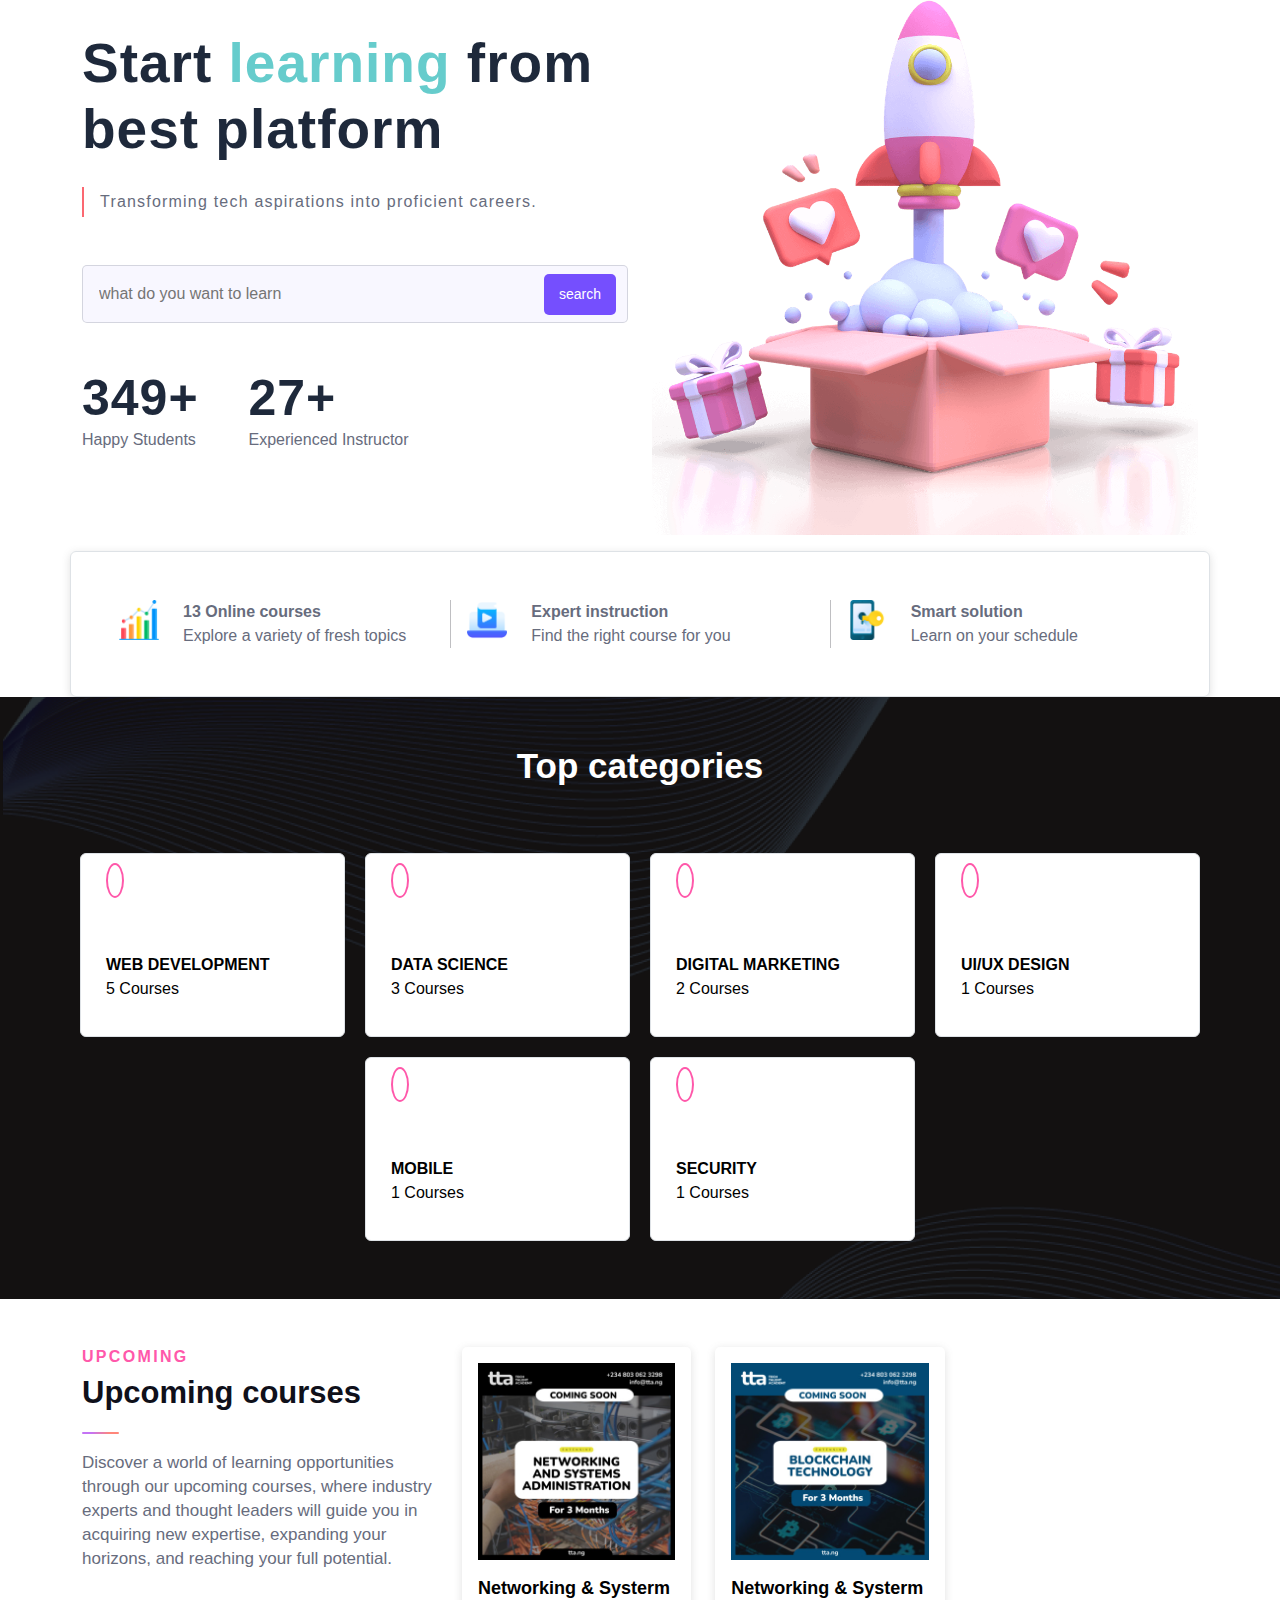
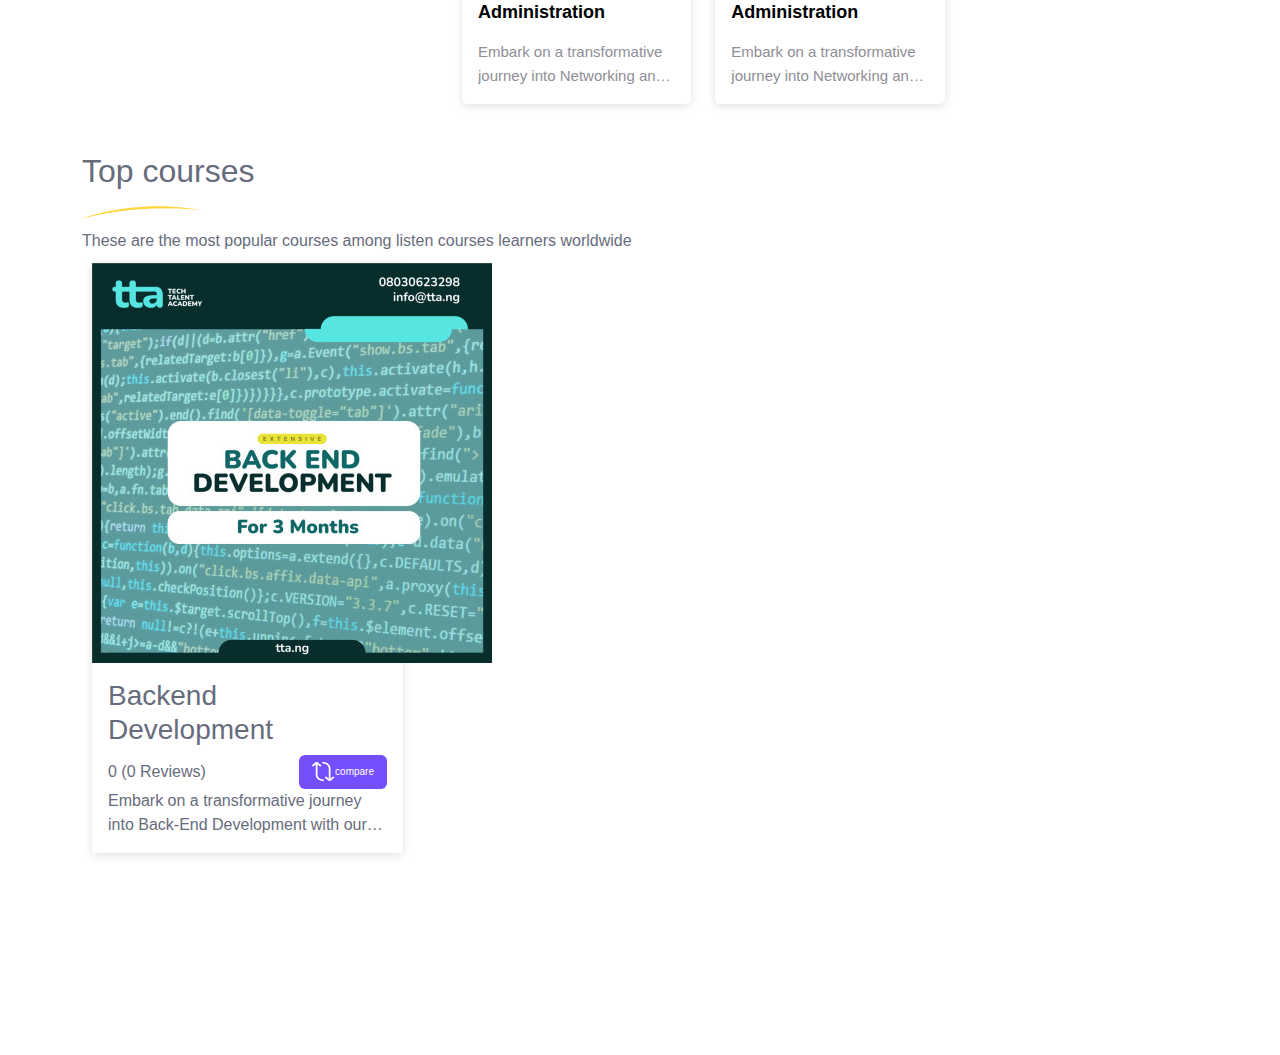
<file: index.html>
<!DOCTYPE html>
<html lang="en">

<head>
    <meta charset="UTF-8">
    <meta name="viewport" content="width=device-width, initial-scale=1.0">
    <title>tta.ng</title>
    <link rel="stylesheet" href="https://cdnjs.cloudflare.com/ajax/libs/font-awesome/6.5.2/css/all.min.css"
        integrity="sha512-SnH5WK+bZxgPHs44uWIX+LLJAJ9/2PkPKZ5QiAj6Ta86w+fsb2TkcmfRyVX3pBnMFcV7oQPJkl9QevSCWr3W6A=="
        crossorigin="anonymous" referrerpolicy="no-referrer" />
    <link rel="stylesheet" href="/bootstrap-5.3.3-dist/css/bootstrap.css">
    <link rel="stylesheet" href="styles.css">
</head>

<body>
    <section class="section-1">
        <div class="container-md">
            <div class="row ">
                <div class="col col-sm-6">
                    <h1>Start <span>learning</span> from best platform</h1>
                    <p class="sub-heading">Transforming tech aspirations into proficient careers.</p>
                    <div class="form">
                        <form action="#">
                            <input type="text" name="search" id="search" placeholder="what do you want to learn">
                            <button class="btn btn-large"><i class="fa fa-search"></i>search</button>
                        </form>
                    </div>

                    <div class="row">
                        <div class="col col-sm-3">
                            <h1 class="numbers">349+</h1>
                            <p>Happy Students</p>
                        </div>
                        <div class="col col-sm-4 ms-4">
                            <h1 class="numbers">27+</h1>
                            <p>Experienced Instructor</p>
                        </div>
                    </div>
                </div>
                <div class="col col-sm-6">
                    <img class="img-fluid" src="/images/hero image.png" alt="">
                </div>
            </div>
            <div class="row py-5  mt-3 border rounded achievments">
                <div class="col col-sm-4 d-flex align-item-center ps-5">
                    <img src="/images/analysis.png" alt="analysys" width="40px" height="40px">
                    <div class="ms-4">
                        <p> <strong>13 Online courses</strong><br>Explore a variety of fresh topics</p>
                    </div>
                </div>
                <div class="col col-sm-4 d-flex align-item-center ps-3 b-right">
                    <img src="/images/ebook.png" alt="analysys" width="40px" height="40px">
                    <div class="ms-4">
                        <p> <strong>Expert instruction</strong><br>Find the right course for you</p>
                    </div>
                </div>
                <div class="col col-sm-4 d-flex align-item-center ps-3 b-right">
                    <img src="/images/smartphone.png" alt="analysys" width="40px" height="40px">
                    <div class="ms-4">
                        <p> <strong>Smart solution</strong><br>Learn on your schedule</p>
                    </div>
                </div>
            </div>
        </div>
    </section>

    <section class="section-2">
        <div class="wrapper">
            <div class="container-md">
                <h3 class="text-center py-5">Top categories</h3>
                <div class="row justify-content-center pb-5">
                    <div class="col col-sm-3 cat">
                        <div class="categories border rounded">
                            <a href="#"><i class="fa-brands fa-chrome"></i></a>
                            <p><strong>WEB DEVELOPMENT</strong> <br>5 Courses</p>
                            <i class="fa-solid fa-arrow-right arrow"></i>
                        </div>
                    </div>
                    <div class="col col-sm-3 cat">
                        <div class="categories border rounded">
                            <a href="#"><i class="fas fa-table"></i></a>
                            <p><strong>DATA SCIENCE</strong> <br>3 Courses</p>
                            <i class="fa-solid fa-arrow-right arrow"></i>
                        </div>
                    </div>
                    <div class="col col-sm-3 cat">
                        <div class="categories border rounded">
                            <a href="#"><i class="fas fa-chess"></i></a>
                            <p><strong>DIGITAL MARKETING</strong> <br>2 Courses</p>
                            <i class="fa-solid fa-arrow-right arrow"></i>
                        </div>
                    </div>
                    <div class="col col-sm-3 cat">
                        <div class="categories border rounded">
                            <a href="#"><i class="fas fa-mobile"></i></a>
                            <p><strong>UI/UX DESIGN</strong> <br>1 Courses</p>
                            <i class="fa-solid fa-arrow-right arrow"></i>
                        </div>
                    </div>
                    <div class="col col-sm-3 cat">
                        <div class="categories border rounded ">
                            <a href="#"><i class="fas fa-object-ungroup"></i></a>
                            <p><strong>MOBILE </strong> <br>1 Courses</p>
                            <i class="fa-solid fa-arrow-right arrow"></i>
                        </div>
                    </div>
                    <div class="col col-sm-3 cat">
                        <div class="categories border rounded">
                            <a href="#"><i class="fas fa-lock"></i></a>
                            <p><strong>SECURITY</strong> <br>1 Courses</p>
                            <i class="fa-solid fa-arrow-right arrow"></i>
                        </div>
                    </div>



                </div>

            </div>
        </div>
    </section>

    <section class="section-3" id="section-3">
        <div class="container-md py-5">
            <div class="row">
                <div class="col col-sm-4">
                    <p class="sub-title"><span>UPCOMING</span></p>
                    <h2 class="title">Upcoming courses</h2>
                    <div class="bar"></div>
                    <p class="content">
                        Discover a world of learning opportunities through our upcoming courses, where industry experts
                        and thought leaders will guide you in acquiring new expertise, expanding your horizons, and
                        reaching your full potential.
                    </p>
                </div>
                <div class="col col-sm-8">
                    <div class="row">
                        <div class="col col-lg-4">
                            <div class="p-3 info">
                                <a href="#">
                                    <img class="img-fluid" src="/images/course_thumbnail_default-new_161705598115.jpg">
                                    <p class="py-3 info-head"><strong>Networking & Systerm Administration</strong></p>
                                    <p class="info-body ellipsis-line-2">
                                        Embark on a transformative journey into Networking and Systems Administration
                                        with our comprehensive course. Learn the intricacies of designing, implementing,
                                        and managing robust computer networks and systems. Perfect for aspiring IT
                                        professionals or those seeking to enhance their skills, this course provides the
                                        knowledge and hands-on experience to excel in the dynamic field of network
                                        administration.
                                    </p>
                                </a>
                            </div>
                        </div>
                        <div class="col col-lg-4">
                            <div class="p-3 info">
                                <a href="#">
                                    <img class="img-fluid" src="/images/course_thumbnail_default-new_141705597887.jpg">
                                    <p class="py-3 info-head"><strong>Networking & Systerm Administration</strong></p>
                                    <p class="info-body ellipsis-line-2">
                                        Embark on a transformative journey into Networking and Systems Administration
                                        with our comprehensive course. Learn the intricacies of designing, implementing,
                                        and managing robust computer networks and systems. Perfect for aspiring IT
                                        professionals or those seeking to enhance their skills, this course provides the
                                        knowledge and hands-on experience to excel in the dynamic field of network
                                        administration.
                                    </p>
                                </a>
                            </div>
                        </div>
                    </div>
                </div>

            </div>
        </div>
    </section>

    <section class="section-4" id="section-4">
        <div class="container-md">
            <h2>Top courses</h2>
            <img src="/images/h-1-bn-shape-2.png" alt="" width="120px">
            <p>These are the most popular courses among listen courses learners worldwide</p>

            <div class="d-flex">

                <div class="top-courses">
                    <img src="/images/backend.jpg" alt="">

                    <div class="text p-3">
                        <h3>Backend Development</h3>
                        <div class="ratings d-flex justify-content-between align-items-center">
                            <p>0 <i class="fa-solid fa-star"></i> (0 Reviews)</p>
                            <button class="btn">
                                <img class="loop" src="/images/compare.png" alt="">compare
                            </button>

                        </div>
                        <p class="ellipsis-line-2">
                            Embark on a transformative journey into Back-End Development with our comprehensive
                            course covering PHP, Laravel, and Node.js.
                        </p>
                    </div>
                </div>


            </div>

        </div>

        </div>
    </section>






    <div class="p-5 m-5"></div>

    <script src="/bootstrap-5.3.3-dist/js/bootstrap.bundle.js"></script>
</body>

</html>
</file>
<file: styles.css>
body {
    font-family: Inter, sans-serif;
    overflow-x: hidden;
    color: #676C7D;
    line-height: 24px;
    margin: 0px;
    padding: 0px;
}

a {
    text-decoration: none;
    color: black;
}

p {
    margin: 0;
    padding: 0;
}

.section-1 h1 {
    font-size: 55px;
    font-weight: 700;
    color: #1E293B;
    letter-spacing: 1px;
    margin-bottom: 25px;
    margin-top: 30px;
}

.section-1 h1 span {
    color: rgb(102, 204, 204);
}

.section-1 .sub-heading {
    font-size: 16px;
    font-weight: 400;
    letter-spacing: 1.2px;
    line-height: 30px;
    margin-bottom: 40px;
    padding-left: 16px;
    border-left: 2px solid rgb(251, 104, 113);
}

.form {
    position: relative;
}

.section-1 input {
    margin-top: 8px;
    font-size: 16px;
    background-color: #F8F7FF;
    color: #505763;
    width: 100%;
    border: none;
    border: 1.5px solid rgba(30, 41, 59, 0.165);
    border-radius: 5px;
    padding: 16px;
}

.section-1 button {
    position: absolute;
    top: 17px;
    right: 12px;
    background-color: rgb(117, 79, 254);
    color: rgb(255, 255, 255);
    font-size: 14px;
    border-radius: 5px;
    padding: 9px 14px;
}

.section-1 h1.numbers {
    font-size: 50px;
    font-weight: 700;
    color: #1E293B;
    margin: 0;
    margin-top: 45px;
}

.achievments {
    box-shadow: rgba(99, 99, 99, 0.2) 0px 2px 8px 0px;
}

.b-right {
    border-left: 1.5px solid #bfbfc2;
}

.section-2 {
    margin: 0;
    padding: 0;
    background-image: url(/images/backgroung\ image.png);
    background-color: #131111;
    color: white;
    background-size: cover;
    background-repeat: no-repeat;
    height: auto;
}

.section-2 h3 {
    font-size: 35px;
    font-weight: 700;
}

.cat {
    padding: 10px;
}

.categories {
    background-color: white;
    color: black;
    padding: 15px 25px;
    margin: 0;
}

.categories p {
    padding-top: 60px;
    padding-bottom: 20px;
}

.categories a {
    color: #ff58aa;
    border: 2px solid #ff58aa;
    border-radius: 50%;
    padding: 7px;
}

.categories .arrow {
    color: #ff58aa;
    font-size: 20px;
    padding-bottom: 50px;
}

.section-3 .sub-title {
    font-weight: 600;
    line-height: 19px;
    color: #ff58aa;
    letter-spacing: 0.145em;
    padding-bottom: 6px;
}

.section-3 .title {
    font-family: "Lexend Deca", sans-serif;
    font-size: 31px;
    font-weight: 600;
    line-height: 42px;
    color: #0f101a;
    padding-bottom: 5px;
}

.section-3 .bar {
    display: inline-block;
    padding: 1px 18.5px;
    margin-bottom: 10PX;
    border-radius: 100px;
    background: linear-gradient(90deg, #c473f5 25%, #ff867a 75%);
}

.section-3 .content {
    font-size: 17px;
    font-weight: 500;
    line-height: 24px;
}

.info {
    border-radius: 5px;
    box-shadow: rgba(99, 99, 99, 0.2) 0px 2px 8px 0px;
}

.info-head {
    font-size: 18px;
}

.info-body {
    font-size: 15px;
    font-weight: 500;
    line-height: 24px;
    color: rgb(142, 142, 150);
}

.ellipsis-line-2 {
    -webkit-line-clamp: 2;
    -webkit-box-orient: vertical;
    text-overflow: ellipsis;
    display: -webkit-box !important;
    overflow: hidden;
    white-space: normal;
}

.top-courses {
    width: 311px;
    margin: 10px;
    box-shadow: rgba(99, 99, 99, 0.2) 0px 2px 8px 0px;

}

.btn {
    background-color: #754FFE;
    color: white;
    font-size: 10px;
    font-weight: 500;
}
</file>
